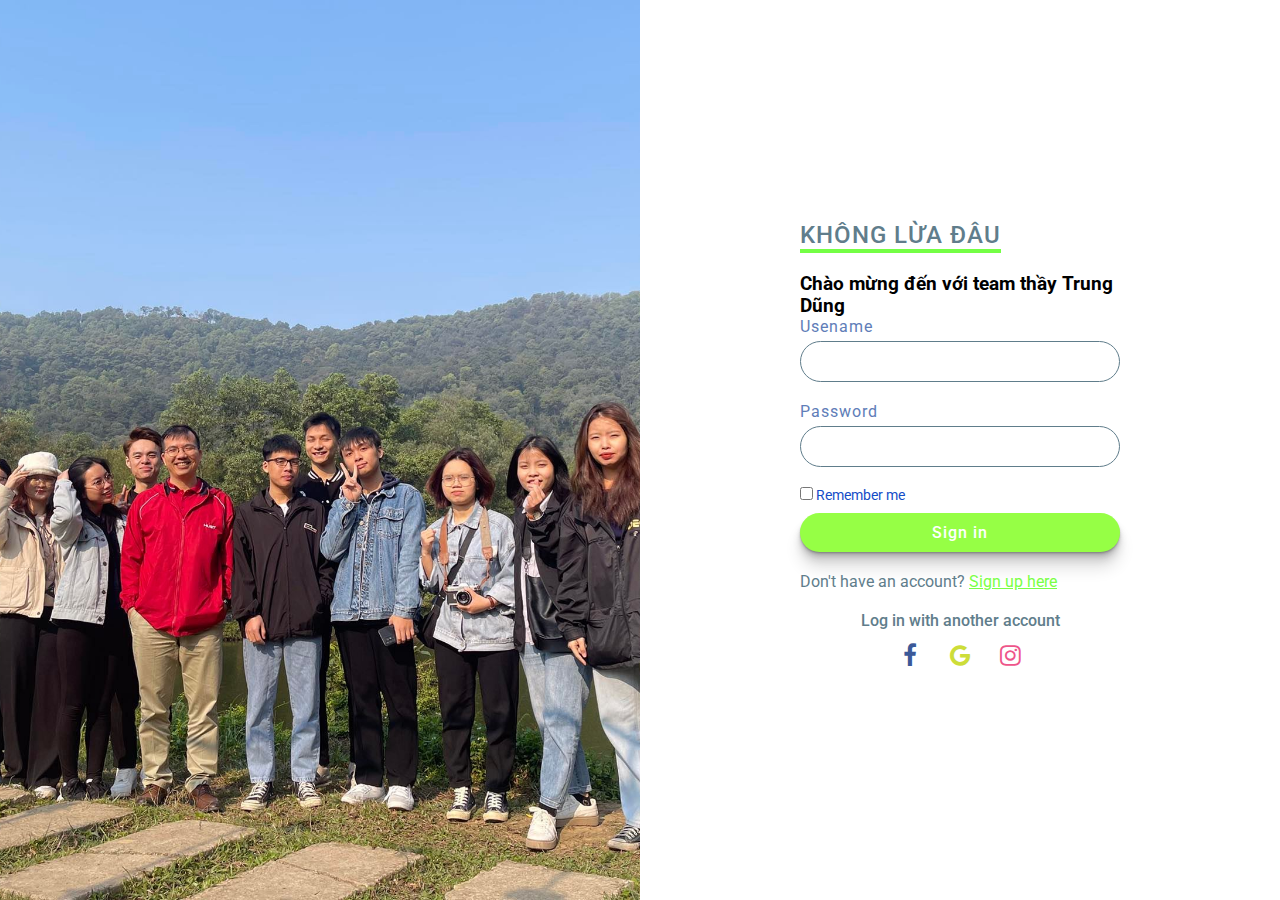
<file: index1.html>
<!DOCTYPE html>
<html lang="en">

<head>
    <meta charset="UTF-8">
    <meta name="viewport" content="width=device-width, initial-scale=1.0">
    <title>Qùa 8/3</title>
    <link rel="stylesheet" href="style1.css">
    <link rel="preconnect" href="https://fonts.gstatic.com">
    <link href="https://fonts.googleapis.com/css2?family=Roboto:wght@400;500&display=swap" rel="stylesheet">
    <link rel="stylesheet" href="https://stackpath.bootstrapcdn.com/font-awesome/4.7.0/css/font-awesome.min.css"
        integrity="sha384-wvfXpqpZZVQGK6TAh5PVlGOfQNHSoD2xbE+QkPxCAFlNEevoEH3Sl0sibVcOQVnN" crossorigin="anonymous">

</head>

<body>
    <section>
        <!--Bắt Đầu Phần Hình Ảnh-->
        <div class="img-bg">
            <img src="img/anh.jpg"
                alt="Hình Ảnh Minh Họa">
        </div>
        <!--Kết Thúc Phần Hình Ảnh-->
        <!--Bắt Đầu Phần Nội Dung-->
        <div class="noi-dung">
            <div class="form">
                <h2>Không lừa đâu</h2>
                <h3>Chào mừng đến với team thầy Trung Dũng</h3> 
               
                    <div class="input-form">
                        <span>Usename</span>
                        <input type="text" id = "username" name="username" required>
                    </div>
                    <div class="input-form">
                        <span>Password</span>
                        <input type="password" id = "password" name="" required>
                    </div>
                    <div class="nho-dang-nhap">
                        <label><input type="checkbox" name=""> Remember me</label>
                    </div>
                    <div class="input-form">
                        <input type="submit"  onclick="checkLogin()" value="Sign in">
                    </div>

                    <div class="input-form">
                        <p>Don't have an account? <a href="#">Sign up here</a></p>
                    </div>
                
                <h4>Log in with another account </h4>
                <ul class="icon-dang-nhap">
                    <li><i class="fa fa-facebook" aria-hidden="true"></i></li>
                    <li><i class="fa fa-google" aria-hidden="true"></i></li>
                    <li><i class="fa fa-instagram" aria-hidden="true"></i></li>
                </ul>
            </div>
        </div>
        <script src="script1.js"></script>
        <!--Kết Thúc Phần Nội Dung-->
    </section>

</body>


</html>
</file>
<file: style1.css>
*{
    margin:0;
    padding: 0;
    box-sizing: border-box;
    font-family: 'Roboto', sans-serif;
}

section{
    position: relative;
    width: 100%;
    height: 100vh;
    display: flex;
}

section .img-bg{
    position: relative;
    width: 50%;
    height: 100%;
}



section .img-bg img{
    position: absolute;
    top: 0;
    left: 0;
    width: 100%;
    height: 100%;
    object-fit: cover;
}

section .noi-dung{
    display: flex;
    justify-content: center;
    align-items: center;
    width: 50%;
    height: 100%;
}

section .noi-dung .form{
    width: 50%;
}


section .noi-dung .form h2{
    color: #607d8b;
    font-weight: 500;
    font-size: 1.5em;
    text-transform: uppercase;
    margin-bottom: 20px;
    border-bottom: 4px solid #74ff45;
    display: inline-block;
    letter-spacing: 1px;
    
}

section .noi-dung .form .input-form{
    margin-bottom: 20px;
}

section .noi-dung .form .input-form span{
    font-size: 16px;
    margin-bottom: 5px;
    display: inline-block;
    color: #607db8;
    letter-spacing: 1px;
    
}

section .noi-dung .form .input-form input{
    width: 100%;
    padding: 10px 20px;
    outline: none;
    border: 1px solid #607d8b;
    font-size: 16px;
    letter-spacing: 1px;
    color: #607d8b;
    background: transparent;
    border-radius: 30px;
    
}
section .noi-dung .form .input-form input[type="submit"]{
    background: #96ff45;
    color: #fff;
    outline: none;
    border: none;
    font-weight: 500;
    cursor: pointer;
    box-shadow: 0 1px 1px rgba(0,0,0,0.12), 
              0 2px 2px rgba(0,0,0,0.12), 
              0 4px 4px rgba(0,0,0,0.12), 
              0 8px 8px rgba(0,0,0,0.12),
              0 16px 16px rgba(0,0,0,0.12);
    transition: background 2s;
}

section .noi-dung .form .input-form input[type="submit"]:hover{
    background:#96ff45;
    transform: scale(1.1);
    
}
section .noi-dung .form .nho-dang-nhap{
    margin:5px 0 10px 0;
    color: #134cc7;
    font-size: 14px;

}
    

section .noi-dung .form .input-form p{
    color: #607d8b;
}

section .noi-dung .form .input-form p a{
    color: #7aff45;
}

section .noi-dung .form h4{
    color: #607d8b;
    text-align: center;
    margin: 0;
    font-weight: 500;
}

section .noi-dung .form .icon-dang-nhap{
    display: flex;
    justify-content: center;
    align-items: center;
}

section .noi-dung .form .icon-dang-nhap li{
    list-style: none;
    cursor: pointer;
    width: 50px;
    height: 50px;
    display: flex;
    justify-content: center;
    align-items: center;
}
section .noi-dung .form .icon-dang-nhap li:nth-child(1){
    color: #3b5999;
}
section .noi-dung .form .icon-dang-nhap li:nth-child(1):hover{
        color: #3b5999;
        transform: scale(1.5);
}
section .noi-dung .form .icon-dang-nhap li:nth-child(2){
    color: #cddd39;
}
section .noi-dung .form .icon-dang-nhap li:nth-child(2):hover{
    color: #cddd39;
    transform: scale(1.5);
}
section .noi-dung .form .icon-dang-nhap li:nth-child(3){
    color: #ee558a;
}
section .noi-dung .form .icon-dang-nhap li:nth-child(3):hover{
    color: #ee558a;
    transform: scale(1.5);
}
section .noi-dung .form .icon-dang-nhap li i{
    font-size: 24px;
    
}

@media (max-width: 768px){
    section .img-bg{
        position: absolute;
        top: 0;
        left: 0;
        width: 100%;
        height: 100%;
    }
    section .noi-dung{
        display: flex;
        justify-content: center;
        align-items: center;
        width: 100%;
        height: 100%;
        z-index: 1;
    }
    section .noi-dung .form{
        width: 100%;
        padding: 40px;
        background: rgba(255 255 255 / 0.9);
        margin: 50px;
    }
    section .noi-dung .form h3{
        color: #607d8b;
        text-align: center;
        margin: 30px 0 10px;
        font-weight: 500;
    }
    section .noi-dung .form h4{
        color: #607d8b;
        text-align: center;
        margin: 30px 0 10px;
        font-weight: 500;
    }
   
   
}
</file>
